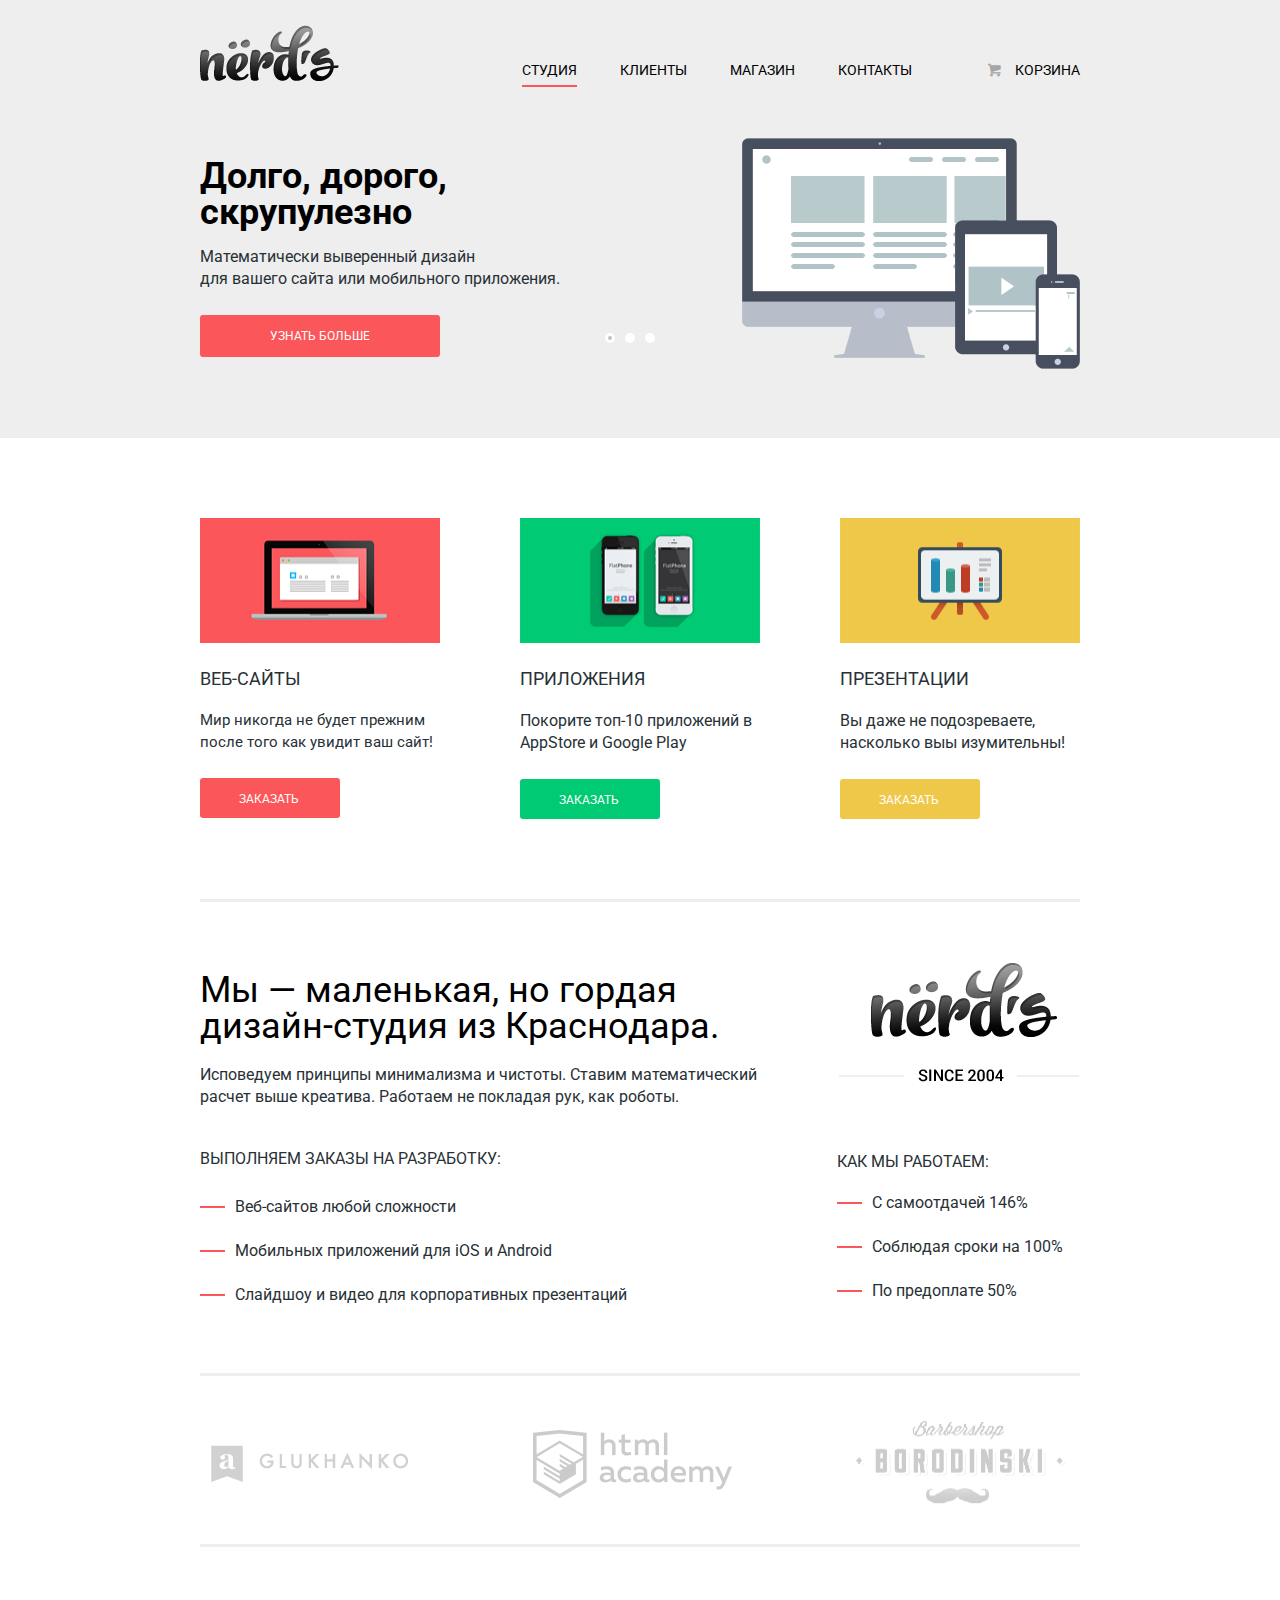
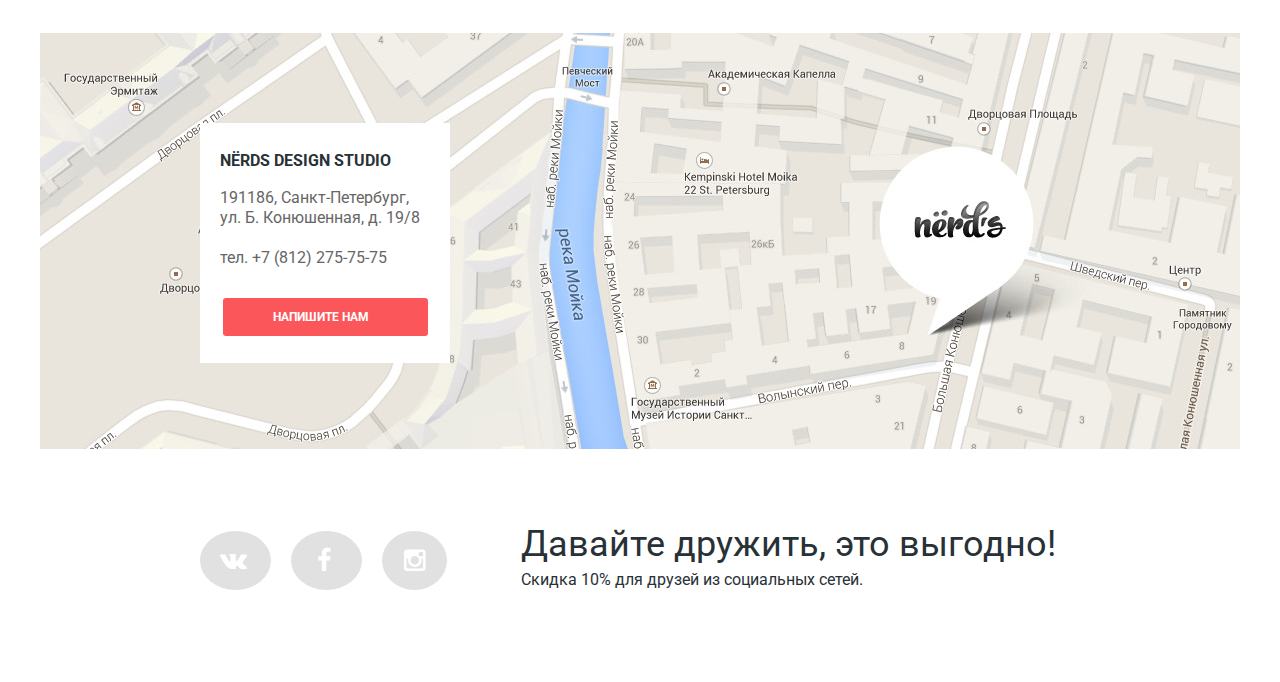
<file: index.html>
<!DOCTYPE html>
<html>
    <head>
        <meta charset="utf-8">
        <title>Студия Nerd's </title>
        <link href="css/normalize.css" rel="stylesheet" type="text/css">
        <link href="css/style.css" rel="stylesheet">
        <link href="https://fonts.googleapis.com/css?family=Roboto:500,700&amp;subset=latin,cyrillic-ext" rel="stylesheet" type="text/css">
    </head>
    <body>
        <header class="main-header">
            <div class="container clearfix">
                <a href="#">
                    <img class="main-logo" src="img/catalog/logo-rastr.png" width="139" height="56" alt="Nerd's logo">
                </a>
                <nav class="main-navigation clearfix">
                    <ul>
                        <li><a class="active" href="#">Студия</a></li>
                        <li><a href="#">Клиенты</a></li>
                        <li><a  href="#">Магазин</a></li>
                        <li><a href="#">Контакты</a></li>
                    </ul>
                </nav>
                <div class="cart">
                    <a href="#"><i class="icon-basket"></i>Корзина</a>
                </div>
            </div>
            <div class="slider">
                <input type="radio" id="btn-1" name="toggle" checked>
                <input type="radio" id="btn-2" name="toggle">
                <input type="radio" id="btn-3" name="toggle">
                <div class="slider-controls">
                    <label for="btn-1"></label>
                    <label for="btn-2"></label>
                    <label for="btn-3"></label>
                </div>
                <div class="slides">
                    <div class="slide">
                        <div class="slide-text">
                            <div class="slide-title">Долго, дорого, скрупулезно</div>
                            <p>Математически выверенный дизайн<br>
  для вашего сайта или мобильного приложения.</p>
                            <a class="btn" href="#">Узнать больше</a>
                        </div>
                    </div>
                    <div class="slide">
                        <div class="slide-text">
                            <div class="slide-title">Дорого, скрупулезно</div>
                            <p>Математически выверенный дизайн<br>
  для вашего сайта или мобильного приложения.</p>
                            <a class="btn" href="#">Узнать больше</a>
                        </div>
                    </div>
                    <div class="slide">
                        <div class="slide-text">
                            <div class="slide-title">Скрупулезно</div>
                            <p>Математически выверенный дизайн<br>
  для вашего сайта или мобильного приложения.</p>
                            <a class="btn" href="#">Узнать больше</a>
                        </div>
                    </div>
                </div>
            </div>
        </header>
    
        <div class="offers container clearfix">
            <div class="offers-web-sites">
                <img class="offer-img" src="img/index/feature-web-sites.png" width="240" height="125" alt="Веб-сайты">
                <span>Веб-сайты</span>
                <p>Мир никогда не будет прежним после того как увидит ваш сайт!</p>
                <a class="btn-offer btn-order-web" href="#">Заказать</a>
            </div>
            <div class="offers-app">
                <img class="offer-img" src="img/index/feature-apps.png" width="240" height="125" alt="Приложения">
                <span>Приложения</span>
                <p>Покорите топ-10 приложений в AppStore и Google Play</p>
                <a class="btn-offer btn-order-app" href="#">Заказать</a>
            </div>
            <div class="offers-presentation">
            <img class="offer-img" src="img/index/feature-presentation.png" width="240" height="125" alt="Презентации">
                <span>Презентации</span>
                <p>Вы даже не подозреваете, насколько выы изумительны!</p>
                <a class="btn-offer btn-order-presentation" href="#">Заказать</a>
            </div>
        </div>
        <div class="line-1 container"></div>
        <div class="about-us container clearfix">
            <div class="left-column">
                <h2>Мы &#8212; маленькая, но гордая дизайн-студия из Краснодара.</h2>
                <p>Исповедуем принципы минимализма и чистоты. Ставим математический расчет выше креатива. Работаем не покладая рук, как роботы.</p>
                <span>Выполняем заказы на разработку:</span>
                <ul>
                    <li class="info-list-item">Веб-сайтов любой сложности</li>
                    <li class="info-list-item">Мобильных приложений для iOS и Android</li>
                    <li class="info-list-item">Слайдшоу и видео для корпоративных презентаций</li>
                </ul>
            </div>
            <div class="right-column">
                <a href="#"><img class="logo-2" src="img/index/logo-since.png" width="262" height="141" alt="Nerd's logo"></a>
                <span>Как мы работаем:</span>
                <ul>
                    <li class="info-list-item">С самоотдачей 146%</li>
                    <li class="info-list-item">Соблюдая сроки на 100%</li>
                    <li class="info-list-item">По предоплате 50%</li>
                </ul>
            </div>
        </div>
        <div class="line-2 container"></div>
        <div class="portfolio container">
            <a class="portfolio-logo glukhano-logo" href="#">
                <img src="img/index/glukhanko-logo.png" width="198" height="37" alt="Glukhanko">
            </a>
            <a class="portfolio-logo html-academy-logo" href="https://htmlacademy.ru">
                <img src="img/index/html-academy-logo.png" width="199" height="68" alt="html-academy">
            </a>
            <a class="portfolio-logo borodinski-logo" href="#">
                <img src="img/index/borodinski-logo.png" width="209" height="86" alt="Borodinsi">
            </a>
        </div>
        <div class="line-3 container"></div>
        <div class="contact-info container-map">
            <div class="contact-form">
                <span>Nёrds design studio</span>
                <p>
                    191186, Санкт-Петербург, ул. Б. Конюшенная, д. 19/8
                    <br>
                    <br>
                    тел. +7 (812) 275-75-75
                </p>
                <a class="btn-write-us" href="#">Напишите нам</a>
                </div>
                <div class="map">
                    <a href="#">
                        <img src="img/map.jpg" width="1200" height="416" alt="Карта">
                    </a>
                </div>
                <div class="write-us container">
                    <form action="#" method="post">
                        <div class="clearfix">
                            <div class="name-in-form clearfix">
                                <label for="your-name">Ваше имя:</label>
                                <input type="text" name="name" placeholder="Представьтесь, пожалуйста" id="your-name">
                            </div>
                            <div class="email-in-form clearfix">
                                <label for="your-email">Ваш e-mail:</label>
                                <input type="email" name="email" placeholder="Для отправки ответа" id="your-email" required>
                            </div>
                        </div>
                        <div class="mail-text-for-form">
                            <label for="text-mail">Текст письма:</label>
                            <textarea rows="5" placeholder="В свободной форме"  name="mail-text" id="text-mail"></textarea>
                        </div>
                        <div class="write-us-submit clearfix">    
                            <input type="submit" value="Отправить">
                        </div> 
                        <div class="write-us-cancel clearfix">
                            <a class="btn-cancel" href="#">Отмена</a>
                        </div>
                        <button class="close-cross"></button>
                    </form>
                </div>
            </div>

        <footer class="main-footer container clearfix">
            <div class="social-btns">
                <a href="#" class="social social-btn-vk">
                    <i class="icon-vk"></i>
                </a>
                <a href="#" class="social social-btn-facebook">
                    <i class="icon-facebook"></i>
                </a>
                <a href="#" class="social social-btn-inst">
                    <i class="icon-instagramm"></i>
                </a>
            </div>
            <div class="social-text">
                <p>
                    <span>Давайте дружить, это выгодно!</span>
                    <br>
                    Скидка 10% для друзей из социальных сетей.
                </p>
            </div>
        </footer>
        <script src="js/script.js"></script>
    </body>
</html>
</file>
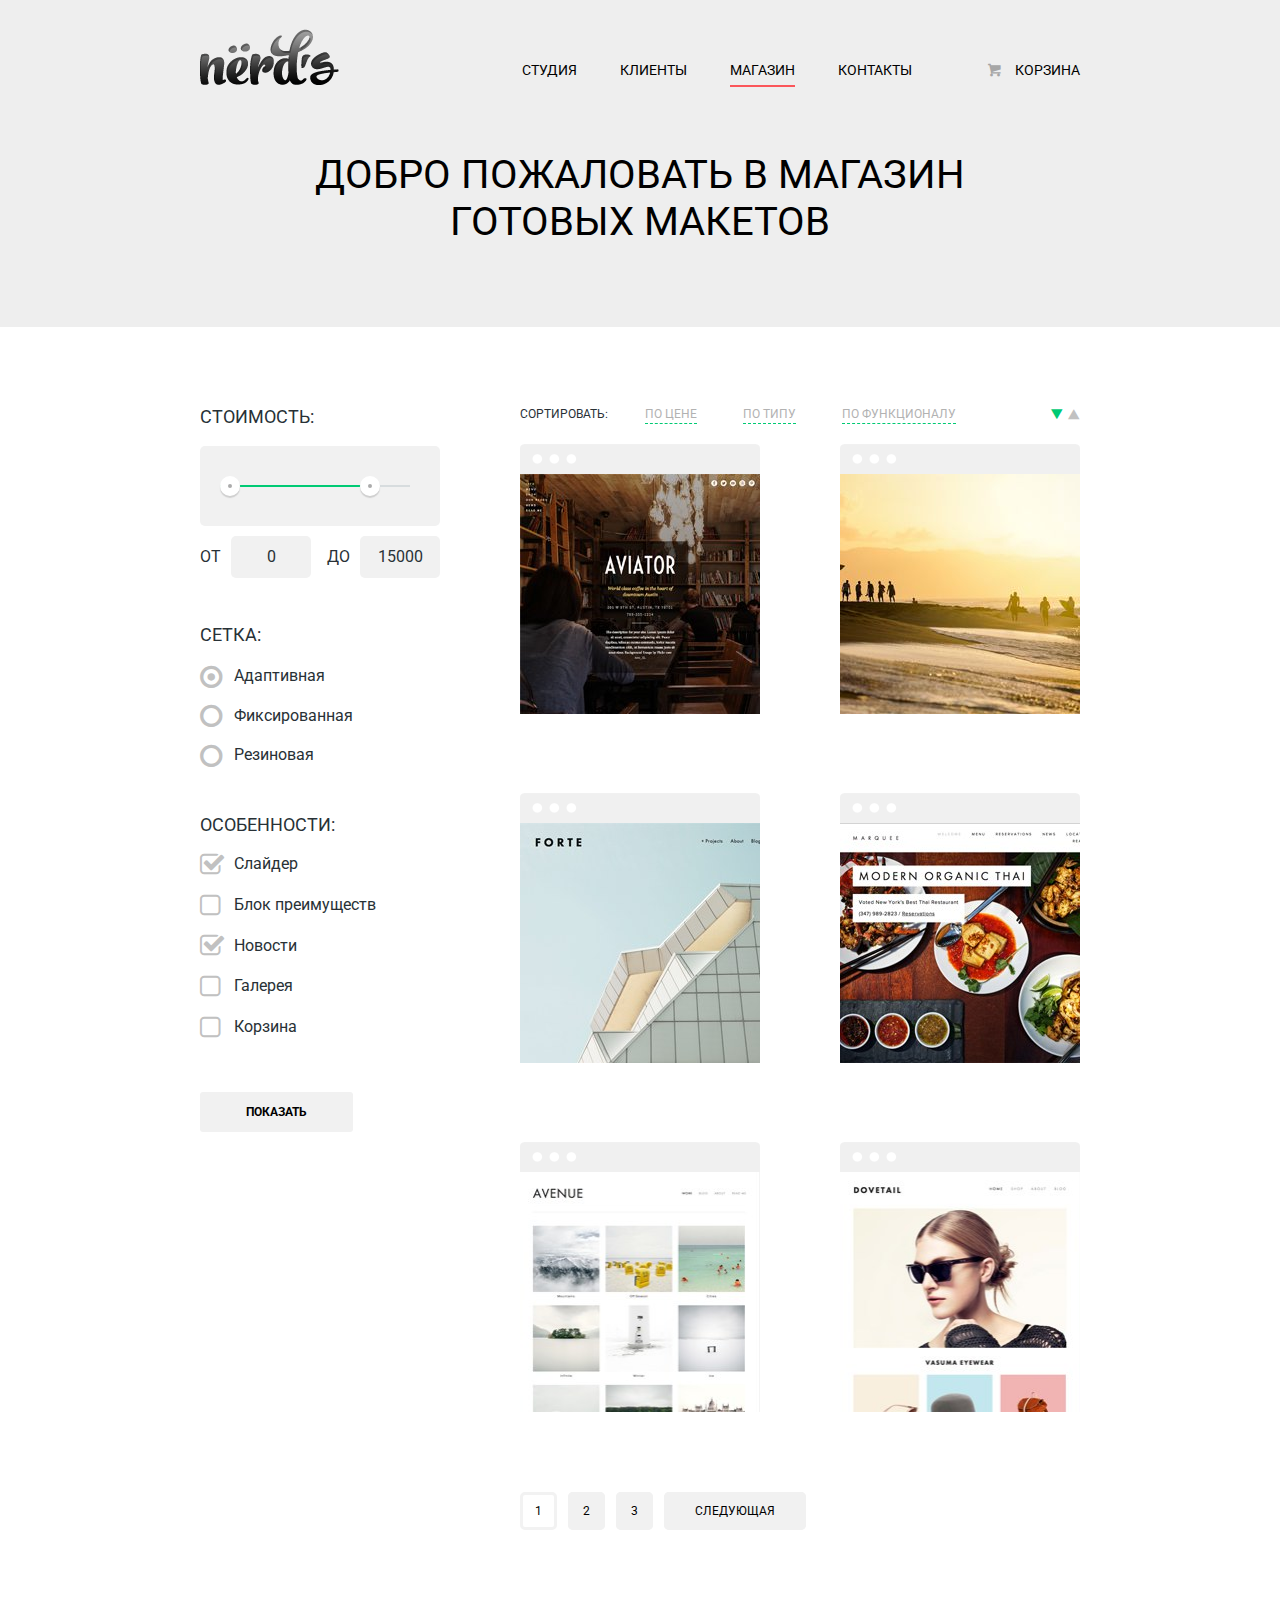
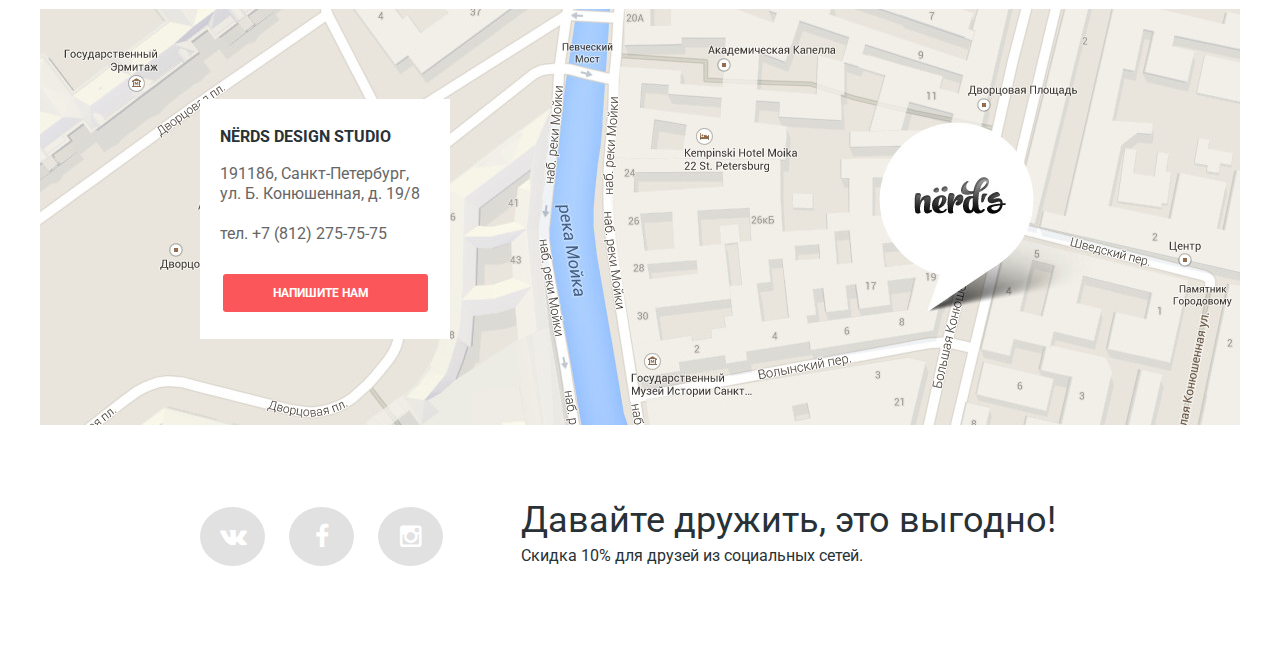
<file: catalog.html>
<!DOCTYPE html>
<html>
    <head>
        <meta charset="utf-8">
        <title>Nerd's каталог</title>
        <link href="css/normalize.css" rel="stylesheet" type="text/css">
        <link href="css/style.css" rel="stylesheet">
        <link href="https://fonts.googleapis.com/css?family=Roboto:500,700&amp;subset=latin,cyrillic-ext" rel="stylesheet" type="text/css">
    </head>
    <body>
        <header class="page-header">
            <div class="container clearfix">
                <a href="#">
                    <img class="main-logo" src="img/catalog/logo-rastr.png" width="139" height="56" alt="Nerd's logo">
                </a>
                <nav class="main-navigation clearfix">
                    <ul>
                        <li><a href="#">Студия</a></li>
                        <li><a href="#">Клиенты</a></li>
                        <li><a class="active" href="#">Магазин</a></li>
                        <li><a href="#">Контакты</a></li>
                    </ul>
                </nav>
                <div class="cart">
                    <a href="#"><i class="icon-basket"></i>Корзина</a>
                </div>
            </div>
            <h1 class="welcome container">Добро пожаловать в магазин готовых макетов</h1>
        </header>
        <div class="main-content clearfix container">
            <div class="left-column clearfix container">
                <form action="#" method="get">
                    <div class="cost">
                        <span>Стоимость:</span>
                    </div>
                    <div class="range-filter">
                        <div class="range-controls">
                            <div class="scale">
                                <div class="bar"></div>
                                <div class="toggle toggle-min"></div>
                                <div class="toggle toggle-max"></div>
                            </div>
                        </div>
                        <div class="price-controls">
                            <label class="min-price">От<input type="text" name="cost-from" id="cost-from" value="0"></label>
                            <label class="max-price">До<input type="text" name="cost-to" id="cost-to" value="15000"> </label>
                        </div>
                    </div>
                    <span class="grid">Сетка:</span>
                    <input type="radio" name="grid-type" id="adaptive" checked>
                    <label class="grid-type adaptive" for="adaptive">Адаптивная</label>
                    <input type="radio" name="grid-type" id="fixed">
                    <label class="grid-type fixed" for="fixed">Фиксированная</label> 
                    <input type="radio" name="grid-type" id="elastic">
                    <label class="grid-type flex" for="elastic">Резиновая</label> 
                    <span class="features">Особенности:</span>
                    <input type="checkbox" name="slider" id="features-slider" checked>
                    <label class="features-type feature-slider" for="features-slider">Слайдер</label>
                    <input type="checkbox" name="features-block" id="features-block">
                    <label class="features-type feature-advantages" for="features-block">Блок преимуществ</label>
                    <input type="checkbox" name="news" id="features-news" checked>
                    <label class="features-type feature-news" for="features-news">Новости</label>
                    <input type="checkbox" name="gallery" id="features-gallery">
                    <label class="features-type feature-gallery" for="features-gallery">Галерея</label>
                    <input type="checkbox" name="cart" id="features-cart">
                    <label class="features-type feature-cart" for="features-cart">Корзина</label>
                    <input type="submit" value="Показать">
                </form> 
            </div>
            <div class="main-column clearfix container">
                <div class="sort">
                    <span class="main-column-sort">Сортировать:</span>
                    <ul>
                        <li><a href="#">по цене</a></li>
                        <li><a href="#">по типу</a></li>
                        <li><a href="#">по функционалу</a></li>
                    </ul>
                    <a class="sort-up icon-up-dir" href="#"></a>
                    <a class="sort-down icon-down-dir active-sort" href="#" ></a>  
                </div>
                <div class="catalog clearfix">
                    <div class="item item-01">
                        <img class="browser" src="img/catalog/browser.png" width="240" height="30" alt="browser">
                        <img class="item-01-img" src="img/catalog/item-1.jpg" width="240" height="240" alt="aviator-site">
                        <div class="product-info">
                            <a href="#" class="product-info-title">Aviator</a>
                            <span class="product-info-discription">Одностраничный макет с авторским дизайном</span>
                            <a class="btn-buy" href="#">8000 р.</a>
                        </div>
                    </div>  
                    <div class="item item-02" id="item-2">
                        <img class="browser" src="img/catalog/browser.png" width="240" height="30" alt="browser">
                        <img class="item-02-img" src="img/catalog/item-2.jpg" width="240" height="240" alt="sunset-site">
                        <div class="product-info">
                            <a href="#" class="product-info-title">Sunset</a>
                            <span class="product-info-discription">Интернет-магазин с личным кабинетом</span>
                            <a class="btn-buy" href="#">10000 р.</a>
                        </div>
                    </div>
                    <div class="item item-03">
                        <img class="browser" src="img/catalog/browser.png" width="240" height="30" alt="browser">
                        <img class="item-03-img" src="img/catalog/item-3.jpg" width="240" height="240" alt="forte-site">
                        <div class="product-info">
                            <a href="#" class="product-info-title">Forte</a>
                            <span class="product-info-discription">Отличный макет для личного блога</span>
                            <a class="btn-buy" href="#">5000 р.</a>
                        </div>
                    </div>
                    <div class="item item-04">
                        <img class="browser" src="img/catalog/browser.png" width="240" height="30" alt="browser">
                        <img class="item-04-img" src="img/catalog/item-4.jpg" width="240" height="240" alt="modern-organic-thai-site">
                        <div class="product-info">
                            <a href="#" class="product-info-title">Modern organic thai</a>
                            <span class="product-info-discription">Сайт для ресторана быстрого питания</span>
                            <a class="btn-buy" href="#">12000 р.</a>
                        </div>
                    </div>  
                    <div class="item item-05">
                        <img class="browser" src="img/catalog/browser.png" width="240" height="30" alt="browser">
                        <img class="item-05-img" src="img/catalog/item-5.jpg" width="240" height="240" alt="avenue-site">
                        <div class="product-info">
                            <a href="#" class="product-info-title">Avenue</a>
                            <span class="product-info-discription">Макет для блога о путешествиях</span>
                            <a class="btn-buy" href="#">8000 р.</a>
                        </div>
                    </div>
                    <div class="item item-06">
                        <img class="browser" src="img/catalog/browser.png" width="240" height="30" alt="browser">
                        <img class="item-06-img" src="img/catalog/item-6.jpg" width="240" height="240" alt="dovetail-site">
                        <div class="product-info">
                            <a href="#" class="product-info-title">Dovetail</a>
                            <span class="product-info-discription">Интернет-магазин с галереей товаров</span>
                            <a class="btn-buy" href="#">14000 р.</a>
                        </div>
                    </div>
                </div>
                <ul class="pagination">
                    <li><a class="btn-pages-1 active-btn" href="#">1</a></li>
                    <li><a class="btn-pages-2" href="#">2</a></li>
                    <li><a class="btn-pages-3" href="#">3</a></li>
                    <li><a class="btn-pages-next" href="#">Следующая</a></li>
                </ul>
            </div>
        </div>   
            <div class="contact-info container-map">
                <div class="contact-form">
                    <span>Nёrds design studio</span>
                    <p>
                        191186, Санкт-Петербург, ул. Б. Конюшенная, д. 19/8
                        <br>
                        <br>
                        тел. +7 (812) 275-75-75
                    </p>
                    <a class="btn-write-us" href="#">Напишите нам</a>
                </div>
                <div class="map">
                    <a href="#">
                        <img src="img/map.jpg" width="1200" height="416" alt="Карта"> 
                    </a>
                </div>
                <div class="write-us container">
                    <form action="#" method="post">
                        <div class="clearfix">
                            <div class="name-in-form clearfix">
                                <label for="your-name">Ваше имя:</label>
                                <input type="text" name="name" placeholder="Представьтесь, пожалуйста" id="your-name">
                            </div>
                            <div class="email-in-form clearfix">
                                <label for="your-email">Ваш e-mail:</label>
                                <input type="email" name="email" placeholder="Для отправки ответа" id="your-email" required>
                            </div>
                        </div>
                        <div class="mail-text-for-form">
                            <label for="text-mail">Текст письма:</label>
                            <textarea rows="5" placeholder="В свободной форме"  name="mail-text" id="text-mail"></textarea>
                        </div>
                        <div class="write-us-submit clearfix">    
                            <input type="submit" value="Отправить">
                        </div> 
                        <div class="write-us-cancel clearfix">
                            <a class="btn-cancel" href="#">Отмена</a>
                        </div>
                        <button class="close-cross"></button>
                    </form>
                </div>
            </div>
            <footer class="main-footer container clearfix">
                <div class="social-btns">
                    <a href="#" class="social social-btn-vk"><i class="icon-vk"></i></a>
                    <a href="#" class="social social-btn-facebook"><i class="icon-facebook"></i></a>
                    <a href="#" class="social social-btn-inst"><i class="icon-instagramm"></i></a>
                </div>
                <div class="social-text">
                    <p>
                        <span>Давайте дружить, это выгодно!</span>
                        <br>
                        Скидка 10% для друзей из социальных сетей.
                    </p>
                </div>
            </footer>
            <script src="js/script.js"></script>
        </body>
</html>
</file>
<file: css/style.css>
@charset "UTF-8";

 @font-face {
  font-family: 'symbols-nerds';
  src: url('../font/symbols-nerds.eot?27841936');
  src: url('../font/symbols-nerds.eot?27841936#iefix') format('embedded-opentype'),
       url('../font/symbols-nerds.woff?27841936') format('woff'),
       url('../font/symbols-nerds.ttf?27841936') format('truetype'),
       url('../font/symbols-nerds.svg?27841936#symbols-nerds') format('svg');
  font-weight: normal;
  font-style: normal;
}
/* Chrome hack: SVG is rendered more smooth in Windozze. 100% magic, uncomment if you need it. */
/* Note, that will break hinting! In other OS-es font will be not as sharp as it could be */
/*
@media screen and (-webkit-min-device-pixel-ratio:0) {
  @font-face {
    font-family: 'symbols-nerds';
    src: url('../font/symbols-nerds.svg?27841936#symbols-nerds') format('svg');
  }
}
*/
 
 [class^="icon-"]:before, [class*=" icon-"]:before {
  font-family: "symbols-nerds";
  font-style: normal;
  font-weight: normal;
  speak: none;
 
  display: inline-block;
  text-decoration: inherit;
  width: 1em;
  margin-right: .2em;
  text-align: center;
  /* opacity: .8; */
 
  /* For safety - reset parent styles, that can break glyph codes*/
  font-variant: normal;
  text-transform: none;
     
  /* fix buttons height, for twitter bootstrap */
  line-height: 1em;
 
  /* Animation center compensation - margins should be symmetric */
  /* remove if not needed */
  margin-left: .2em;
 
  /* you can be more comfortable with increased icons size */
  /* font-size: 120%; */
 
  /* Uncomment for 3D effect */
  /* text-shadow: 1px 1px 1px rgba(127, 127, 127, 0.3); */
}
 
.icon-basket:before { content: '\62'; } /* 'b' */
.icon-facebook:before { content: '\66'; } /* 'f' */
.icon-twitter:before { content: '\74'; } /* 't' */
.icon-vk:before { content: '\76'; } /* 'v' */
.icon-up-dir:before { content: '\25b2'; } /* '▲' */
.icon-down-dir:before { content: '\25bc'; } /* '▼' */
.icon-circle:before { content: '\25cb'; } /* '○' */
.icon-circle-dot:before { content: '\25cf'; } /* '●' */
.icon-check-off:before { content: '\2610'; } /* '☐' */
.icon-check-on:before { content: '\2611'; } /* '☑' */
.icon-instagramm:before { content: '📷'; } /* '\1f4f7' */


body {
    font-family: "Roboto", "Arial", sans-serif;
    font-size: 16px;
    line-height: 22px;
    color: #283136;
    min-width: 900px;
    margin: 0;
}

h1 {
    font-size: 40px;
    color: #000000;
    font-weight: normal;
    line-height: 47px;
    width: 630px;
    text-align: center;
    text-transform: uppercase;
}

h2 {
    font-size: 36px;
    color: #000000;
    font-weight: normal;
    line-height: 36px;
}

.container {
    width: 880px;
    margin-left: auto;
    margin-right: auto;
}

div.container-map {
    width: 1200px;
    margin-left: auto;
    margin-right: auto;
}

.clearfix::after {
    content: '';
    display: table;
    clear: both;
}   

.page-header {
    padding-top: 25px;
    background-color: #eee;
    padding-bottom: 55px;
    margin-bottom: 75px;
}

.page-header img {
    margin-top: 4px;
}

.main-header {
    padding-top: 25px;
    background-color: #eee;
    margin-bottom: 80px;
}

.main-navigation {
    float: left;
    max-width:  450px;
    font-size: 14px;
    line-height: 30px;
    height: 25px;
    padding-top: 30px;
    padding-bottom: 13px;
    margin-bottom: 35px;
}

.main-navigation ul {
    list-style: none;
    padding: 0px;
    margin: 0px;
}

.main-navigation li {
    display: inline-block;
    margin-right: 40px;
    vertical-align: top;
}

.main-navigation li:last-child {
    margin-right: 0px;
}

.main-navigation a {
    display: block;
    text-decoration: none;
    text-transform: uppercase;
    color: #000000;
}

.main-navigation a:hover{
    color: #fb565a;
}

.main-navigation .active {
    box-shadow: 0 2px 0 0 #fb565a;   
}

.slider{
    position:relative;
    width:880px;
    height:310px;
    margin:0 auto;
}

.slider input[type=radio] {
    position:absolute;
    opacity:0;
}

.slider-controls{
    position:absolute;
    bottom:95px;
    left:50%;
    width:200px;
    height:10px;
    margin-left:-110px;
    text-align:center;
    z-index:1000;
}

.slider-controls label{
    display:inline-block;
    width:4px;
    height:4px;
    margin:0 3px;
    background:white;
    border:3px solid white;
    vertical-align:top;
    border-radius:50%;
    cursor:pointer;
}

#btn-1:checked ~ .slider-controls label[for="btn-1"],
#btn-2:checked ~ .slider-controls label[for="btn-2"],
#btn-3:checked ~ .slider-controls label[for="btn-3"] { 
    background:#c1c1c1;
}

.slide{
    position:absolute;
    top:0;
    left:0;
    width:100%;
    height:100%;
    overflow:hidden;
}

.slide-text{
    width:380px;
    padding:30px 0;
    color:#283136;
}

.slide-title{
    font-size:36px;
    line-height:1;
    font-weight:bold;
    color:black;
}

.slide .btn{
    display:block;
    width:240px;
    padding:10px 0;
    margin-top:25px;
    font-size:12px;
    color:white;
    text-transform:uppercase;
    text-align:center;
    text-decoration:none;
    background:#fb565a;
    border-radius:3px;
}

.slide:nth-child(1){
    background-image:url("../img/index/slider-1.png");
    background-repeat:no-repeat;
    background-position:100% 10px;
}

.slide:nth-child(2){
    background-image:url("../img/index/slider-2.png");
    background-repeat:no-repeat;
    background-position:100% 10px;
}

.slide:nth-child(3){
    background-image:url("../img/index/slider-3.png");
    background-repeat:no-repeat;
    background-position:100% 0;
}

.slide{
    display:none;
}

#btn-1:checked ~ .slides .slide:nth-child(1) { 
    display: block;
}

#btn-2:checked ~ .slides .slide:nth-child(2) { 
    display: block;
}

#btn-3:checked ~ .slides .slide:nth-child(3) { 
    display: block;
}

.slide-text a:hover {
    background-color: #d6494d;   
}

.slide-text a:active {
    background-color: #b63538;
    box-shadow: inset 0 3px 0 0 #9b2d30;
}

.cart {
    display: inline;
    float: right;
    padding-bottom: 13px;    
    padding-top: 30px;
    font-size: 14px;
    position: relative;
    font-size: 14px;
    line-height: 30px;
}

.cart a:hover {
    color: #fb565a;
}

.cart a:hover .icon-basket {
    color: #fb565a;
}

.main-navigation a:active,
.cart a:active,
.cart a:active .icon-basket{
    color: black;
    opacity: .4;
}

.icon-basket {
    position: absolute;
    left: 0px;
    color: #a6a6a6;
}

.cart a {
    text-decoration: none;
    color: black;
    text-transform: uppercase;
    padding-left: 30px;
    height: 23px;
    box-sizing: border-box;
}

.main-logo {
    float: left;
    margin-right: 183px;
}

.left-column {
    float: left;
    width: 240px;
    margin-right: 80px;
}

.main-column {
    float: left;
    width: 560px;
}

main {
    width: 900px;
}

.welcome {
    width: 700px;
    background-color: #eeeeee;
    margin-top: 23px;
}

.cost span {
    display: inline;
    font-size: 18px;
    line-height: 30px;
    text-transform: uppercase;
}

.cost {
    margin-bottom: 14px;
}

.range-filter {
    width: 240px;
}

.range-controls {
    position: relative;
    height: 41px;
    padding-top: 39px;
    padding-right: 20px;
    padding-left: 20px;
    margin-bottom: 10px;
    border-radius: 5px;
    background: #f1f1f1;
}

.range-controls .toggle {
    position: absolute;
    top: 30px;
    left: 0px;
    width: 4px;
    height: 4px;
    background: #ababab;
    border: 8px solid #ffffff;
    border-radius: 50%;
    box-shadow: 0 2px 1px 0 #cfcfcf;
    cursor: pointer;
}

.range-controls .toggle-min {
    left: 20px;
}

.range-controls .toggle-max {
    left: 160px;
}

.scale {
    height: 2px;
    width: 190px;
    background: #d7dcde;
}

.bar {
    height: 2px;
    background: #00ca74;
    width: 80%; 
}

.price-controls {
    font-size: 0px;
}

.price-controls label {
    font-size: 16px;
    display: inline-block;
    width: 50%;
}

.price-controls input[type="text"] {
    font-family: 'Roboto', 'Arial', sans-serif;
    font-size: 16px;
    text-align: center;
    color: #283136;
    box-sizing: border-box;
    width: 80px;
    padding: 12px 15px;
    border: 0px;
    border-radius: 5px;
    background: #f1f1f1;
    margin-left: 10px;
    margin-bottom: 42px;
}

.max-price {
    text-align: right;
    text-transform: uppercase;
}

.min-price {
    text-transform: uppercase;
}

.grid {
    display: inline-block;
    font-size: 18px;
    line-height: 30px;
    text-transform: uppercase;
    margin-bottom: 15px;
}

.grid-type,
.features-type{ 
    display: block;
    margin-bottom: 17px;
    color: #283136; 
}

.grid-type:hover,
.features-type:hover{
    color: black;
}

input[type="radio"] {
    display: none;
}

input[type="radio"] + .grid-type::before{
    display: inline-block;
    content: '\25cb';
    font-size: 26px;
    font-family: 'symbols-nerds';
    margin-right: 12px;
    color: #c1c1c1;
    vertical-align: middle;
}

input[type="radio"]:checked + label::before{
    display: inline-block;
    content: '\25cf';
    font-size: 26px;
    font-family: 'symbols-nerds';
    margin-right: 12px;
    color: #c1c1c1;
    vertical-align: middle;
}

input[type="checkbox"]{
    display: none;   
}

.features {
    display: inline-block;
    font-size: 18px;
    line-height: 30px;
    text-transform: uppercase;
    margin-bottom: 13px;
}

input[type="checkbox"] + label::before{
    display: inline-block;
    font-family: 'symbols-nerds';
    content: '\2610';
    font-size: 26px;
    color: #c1c1c1;
    margin-right: 14px;
    vertical-align: middle;
}

input[type="checkbox"]:checked + label::before{
    display: inline-block;
    font-family: 'symbols-nerds';
    content: '\2611';
    font-size: 26px;
    color: #c1c1c1;
    margin-right: 10px;
    vertical-align: middle;
}

.main-content input[type="submit"]{
    background-color: #f1f1f1; 
    border: 0;
    font-size: 12px;
    line-height: 18px;
    font-weight: bold;
    text-transform: uppercase;
    border-radius: 3px;
    cursor: pointer;
    width: 153px;
    color: black;
    box-sizing: border-box;
}

.main-content input[type="submit"]:hover {
    background-color: #e5e5e5;   
}

.main-content input[type="submit"]:active {
    background-color: #d5d5d5;
    border-color: #d5d5d5;
    box-shadow: inset 0 3px 0 0 #b5b5b5;
}

.flex {
    margin-bottom: 43px;
}

.features-type {
    display: block;
    margin-bottom: 18px;
}

.feature-cart {
    margin-bottom: 53px;
}

.main-column-sort{
    display: inline-block;
    font-size: 12px;
    line-height: 18px;
    text-transform: uppercase;
    margin-right: 33px;
}

.sort {
    margin-bottom: 20px;
    width: 560px;
}

.sort ul a:hover {
    color: black;
}

.sort a:active {
    border-bottom: 0;   
}

.sort ul li {
    display: inline;
    margin-right: 42px;
    font-size: 12px;
    line-height: 18px;
    text-transform: uppercase;
}

.sort ul li a{
    display: inline-block;
    text-decoration: none;
    border-bottom: 1px dashed #00ca74;
    color: #b2b2b2;
}

.sort ul {
    display: inline-block;
    list-style: none;
    padding: 0;
    margin: 0;
}

.sort-up,
.sort-down {
    float:right;
	position:relative;
	width:10px;
	height:20px;
	font-size:25px;
    text-decoration: none;
    color: #c1c1c1;
}

.icon-down-dir:before {
	position:absolute;
	top:0;
	left:0; 
	width:10px;
	margin:0;
}
.icon-up-dir:before {
	position:absolute;
	top:0;
	left:0;
	width:10px;
	margin:0;
}

.icon-down-dir{
	margin-right: 7px;
}

.icon-up-dir {
    margin-right: 2px;
}

.icon-up-dir:active {
    color: black;
}

.icon-down-dir:active {
    color: black;
}

.active-sort {
    color: #00ca74;  
}

.item {
    float: left;
    position: relative;
    padding-top: 30px;
}

.item:nth-child(2n) {
    margin-right: 0px;
}

.browser {
    position: absolute; 
    top: 0;
    left: 0;
    opacity: .1;
}

.item:hover .browser {
    opacity: .9;
}

.catalog .item:hover .product-info,
.catalog .item:hover .product-info-title,
.catalog .item:hover .product-info-discription,
.catalog .item:hover .btn-buy{
    display: inline-block;
}

.product-info {
    display: none;
    position: absolute;
    width: 200px;
    height: 200px;
    background-color: white;
    top: 50px;
    left: 20px;
}

.product-info-title {    
    display: none;
    width: 200px;
    text-align: center;
    padding-left: 15px;
    padding-right: 15px;
    margin-top: 34px;
    margin-bottom: 10px;
    margin-left: auto;
    margin-right: auto;
    font-size: 18px;
    line-height:24px;
    text-transform: uppercase;
    color: black;
    box-sizing: border-box;
    text-decoration: none;
}

.product-info-discription {
    display: none;  
    width: 200px;
    padding-left: 20px;
    padding-right: 20px;
    margin-bottom: 30px;
    font-size: 14px;
    line-height: 18px;
    text-align: center;
    text-decoration: none;
    color: black;
    box-sizing: border-box;
}

.product-info .btn-buy {
    position: absolute;
    display: inline-block;
    vertical-align: middle;
    text-align: center;
    padding-top: 11px;
    min-width: 140px;
    height: 40px;
    background-color: #fb565a;
    border-radius: 3px;
    color: white;
    font-size: 18px;
    line-height: 18px;
    text-transform: uppercase;
    box-sizing: border-box;
    text-decoration: none;
    top: 132px;
    left: 30px;
}

.product-info .btn-buy:hover {
    background-color: #d6494d;   
}

.product-info .btn-buy:active {
    background-color: #b63538;
    box-shadow: inset 0 3px 0 0 #9b2d30;
}

.catalog div:nth-child(2n-1) {
    margin-right: 80px;
}

.catalog div:last-child {
    margin-bottom: 81px
}

.catalog div {
    margin-bottom: 73px;
}

.pagination{
    padding: 0;
    margin: 0;
    margin-bottom: 88px;
}

.pagination li{
    list-style: none;
    display: inline-block;
}

.pagination a {
    box-sizing: border-box;
    display: inline;
    text-decoration: none;
    text-transform: uppercase;
    color: black;
    font-size: 12px;
    line-height: 18px;
    height: 32px;
    min-width: 32px;
    text-align: center;
    border: 3px solid #f1f1f1;
    border-radius: 5px;
    padding: 9px 12px;
    background-color: #f1f1f1;  
    margin-right: 7px; 
}

.pagination a:hover {
    background-color: #e5e5e5;
    border-color: #e5e5e5;
}

.pagination a:active {
    background-color: #d5d5d5;
    border-color: #d5d5d5;
    border-top: 3px solid #b5b5b5;
}

.pagination .active-btn {
    background-color: white;
    border: 3px solid #f2f2f2;
}

a.btn-pages-next {
    padding-left: 28px;
    padding-right: 28px;
}

.contact-info {
    margin-bottom: 58px;
    position: relative;
    margin-left: -160px;
}

.contact-form {
    position: absolute;
    width: 250px;
    height: 240px;
    background-color: white;
    top: 90px;
    left: 160px;
    padding: 20px;
    padding-top: 23px;
    box-sizing: border-box;
}

.contact-form span {
    font-size: 16px;
    line-height: 30px;
    text-transform: uppercase;
    font-weight: bold;
    display: inline-block;
    margin-bottom: -5px;
}

.contact-form p {
    color: #666666;
    line-height: 20px;
}

.contact-form a {
    position: absolute;
    top: 175px;
    left: 23px;
    width: 205px;
    height: 38px;
    box-sizing: border-box;
    padding: 10px 50px;
    text-decoration: none;
    color: white;
    text-transform: uppercase;
    background-color: #fb565a;
    font-weight: bold;
    font-size: 12px;
    line-height: 18px;
    border-radius: 3px;
}

.contact-form a:hover {
    background-color: #d6494d;
}

.contact-form a:active {
    background-color: #b63538;
    box-shadow: inset 0 3px 0 0 #9b2d30;
}

.main-footer {
    width: 880px;
}

.social-btns {
    float: left; 
    display: inline-block;
    width: 270px;
    margin-right: 50px;
    margin-top: 35px;
}

.social-btns:last-child {
    margin-right: 0px;   
}

.social {
    width: 58px;
    height: 58px;
    box-sizing: border-box;
    padding: 15px;
    background-color: #e1e1e1;
    border-radius: 50%;
    text-decoration: none; 
    margin-right: 20px;
    font-size: 25px;
    color: white;
}

.social:hover {
    background-color: #fb565a;
}

.social:active {
    background-color: #d6494d;
    box-shadow: inset 0 3px 0 0 #b63e42;
}

.social-text {
    display: inline-block;
    float: right;
    width: 550px;
    font-size: 16px;
    line-height: 22px;
    padding-top: 0px;
    margin-top: -10px;
    margin-bottom: 75px;
    margin-right: 9px;
}

.social-text span {
    font-size: 36px;
    line-height: 50px;
}

.offers {
    min-width: 880px;
}

.offers-web-sites {
    float: left;
    margin-right: 80px;
    font-size: 15px;
    line-height: 22px;
}

.offers span {
    display: inline-block;
    text-transform: uppercase;
    font-size: 18px;
    line-height: 30px;
}

.btn-offer {
    display: block;
    text-decoration: none;
    color: white;
    width: 140px;
    height: 40px;
    border-radius: 3px;
    box-sizing: border-box;
    padding: 12px 39px;
    text-transform: uppercase;
    font-size: 12px;
    line-height: 18px;
    margin-top: 25px;
}

.btn-order-web {
    background-color: #fb565a;
}

.btn-order-web:hover {
    background-color: #d6494d;
}

.btn-order-web:active {
    background-color: #b63538;
    box-shadow: inset 0 3px 0 0 #9b2d30;
}

.btn-order-app {
    background-color: #00ca74;
}

.btn-order-app:hover {
    background-color: #01a25e;   
}

.btn-order-app:active {
    background-color: #009053;
    box-shadow: inset 0 3px 0 0 #007b47;
}

.btn-order-presentation {
    background-color: #efc84a; 
}

.btn-order-presentation:hover {
    background-color: #d6ae2c;   
}

.btn-order-presentation:active {
    background-color: #c09b24;
    box-shadow: inset 0 3px 0 0 #a3841f;
}

.offer-img {
    margin-bottom: 15px;   
}

.offers-app {
    float: left;
    margin-right: 80px;
}

.offers-presentation {
    float: left;
}

.offers div {
    width: 240px;
    margin-bottom: 80px;
}

.line-1 {
    width: 880px;
    height: 3px;
    background-color: #eeeeee;
    margin-bottom: 40px;
}

.about-us .left-column {
    width: 590px;
    margin-right: 47px;
}

.about-us .left-column p {
    font-size: 16px;
    line-height: 22px;
    margin-bottom: 40px;
    margin-top: -10px;
}

.about-us .left-column span{
    text-transform: uppercase;
    font-size: 16px;
    line-height: 22px;
}

.left-column ul {
    padding: 0;  
    margin-top: 26px;
}

.info-list-item {
    margin-bottom: 22px; 
    position: relative;
    list-style: none;
    padding-left: 35px;
}

.info-list-item:before {
    content:'';
    position: absolute;
    width: 25px;
    height: 2px;
    background-color: #fb565a;
    top: 10px;
    left: 0px;    
}

.about-us .right-column {
    width: 240px;
    float: left;
}

.right-column span {
    text-transform: uppercase;   
    font-size: 16px;
    line-height: 22px;
}

.right-column ul {
    padding: 0; 
    padding-top: 3px;
}

.about-us {
    margin-bottom: 45px;
}

.line-2 {
    width: 880px;
    height: 3px;
    background-color: #eeeeee;
    margin-bottom: 45px;
}

.portfolio-logo {
    opacity: 0.2;
    margin-bottom: 31px;
}

.portfolio-logo:hover,
.portfolio-logo:active {
    opacity: 1;   
}

.logo-2 {
    margin-bottom: 50px;
    margin-top: 12px;
    margin-left: -9px;
}

.portfolio a{
    display: inline-block;
    vertical-align: middle;
    margin-right: 120px;
}

.portfolio a:last-child {
    margin-right: 10px;
}

.portfolio a:first-child {
    margin-left: 11px;
}

.line-3 {
    width: 880px;
    height: 3px;
    background-color: #eeeeee;
    margin-bottom: 86px;
}

.write-us {
    position: fixed;
    z-index: 1000;
    width: 630px;
    height: 415px;
    box-sizing: border-box;
    padding: 54px 80px;
    background-color: white;
    left: 50%;
    top: 50%;
    margin-left: -315px;
    margin-top: -210px;
    box-shadow: 0 20px 80px rgba(0,1,1,0.75);
    display: none;
}

.write-us-show {
    display: block;
    animation: popup;
    animation-duration: 0.6s;
}

@keyframes popup {
    from {
        transform: translateY(900px)
    }
    to {
        transform: translateY(0)
    }
}

input[type="text"],
input[type="email"],
.mail-text-for-form textarea{
    border: 2px solid #d7dcde;
    border-radius: 4px;
    padding: 8px 14px;
    font-family: "Roboto", "Arial", sans-serif;
    text-transform: uppercase;
    font-size: 12px;
    line-height: 18px;
    width: 100%;
    box-sizing: border-box;
}



input[type="text"]:hover,
input[type="email"]:hover,
.mail-text-for-form textarea:hover{
     border: 2px solid #a2a9ac;  
}

.price-controls input[type="text"]:hover {
    border: 0;   
}

.price-controls input[type="text"]:focus {
    border: 0;   
}

input[type="text"]:focus,
input[type="email"]:focus,
.mail-text-for-form textarea:focus{
     border: 2px solid #56bffb;  
}

.write-us input::-webkit-input-placeholder {color:#000}
.write-us input::-moz-placeholder {color:#000}
.write-us input:-moz-placeholder {color:#000}
.write-us input:-ms-input-placeholder {color:#000}
.write-us textarea::-webkit-input-placeholder {color:#000}
.write-us textarea::-moz-placeholder {color:#000}
.write-us textarea:-moz-placeholder {color:#000}
.write-us textarea:-ms--placeholder {color:#000}

.write-us label {
    display: block;
    font-size: 16px;
    line-height: 18px;
    margin-bottom: 10px;
}

.name-in-form {
    float: left;
    width: 50%;
    padding-right: 12px;
    box-sizing: border-box;
    margin-bottom: 21px;
}

.email-in-form {
    float: left;
    width: 50%;
    padding-left: 4px;
    padding-right: 9px;
    box-sizing: border-box;
    margin-bottom: 21px;
}

.mail-text-for-form {
    margin-bottom: 43px;
    padding-right: 9px;
}
   
.write-us-submit {
    width: 50%;
    padding-right: 15px;
    box-sizing: border-box;
    float: left;
}

input[type="submit"] {
    background-color: #fb565a;
    color: white;
    font-family: "Roboto", "Arial", sans-serif;
    font-size: 12px;
    border: 0;
    line-height: 18px;
    border-radius: 3px;  
    width: 100%;
    height: 40px;
    box-sizing: border-box;
    text-transform: uppercase;
}

input[type="submit"]:hover{
    background-color: #d6494d;
}

input[type="submit"]:active{
    background-color: #b63538;
    box-shadow: inset 0 3px 0 rgba(0,0,0,0.15);
}

.write-us-cancel {
    width: 50%;
    box-sizing: border-box;
    display: inline-block;
    float: left;
    padding-left: 5px;
    padding-right: 9px;
}

.btn-cancel {
    font-family: "Roboto", "Arial", sans-serif;
    font-size: 12px;
    line-height: 18px;
    border-radius: 3px;  
    width: 100%;
    height: 40px;
    text-transform: uppercase;
    text-align: center;
    display: inline-block;
    padding-top: 12px;
    box-sizing: border-box;
    text-decoration: none;
    color: black;
    background-color: #f1f1f1;    
}

.btn-cancel:hover {
    background-color: #e5e5e5;
}

.btn-cancel:active {
    background-color: #d5d5d5;
    box-shadow: inset 0px 3px 0 rgba(0,0,0,0.15);
}

.close-cross {
    width: 41px;
    height: 41px;
    background: url("../img/index/close_cross.png") no-repeat center;
    position: absolute;
    border-radius: 50px;
    right: 6px;
    top: 6px;
    cursor: pointer;
    border: 0;
}
</file>
